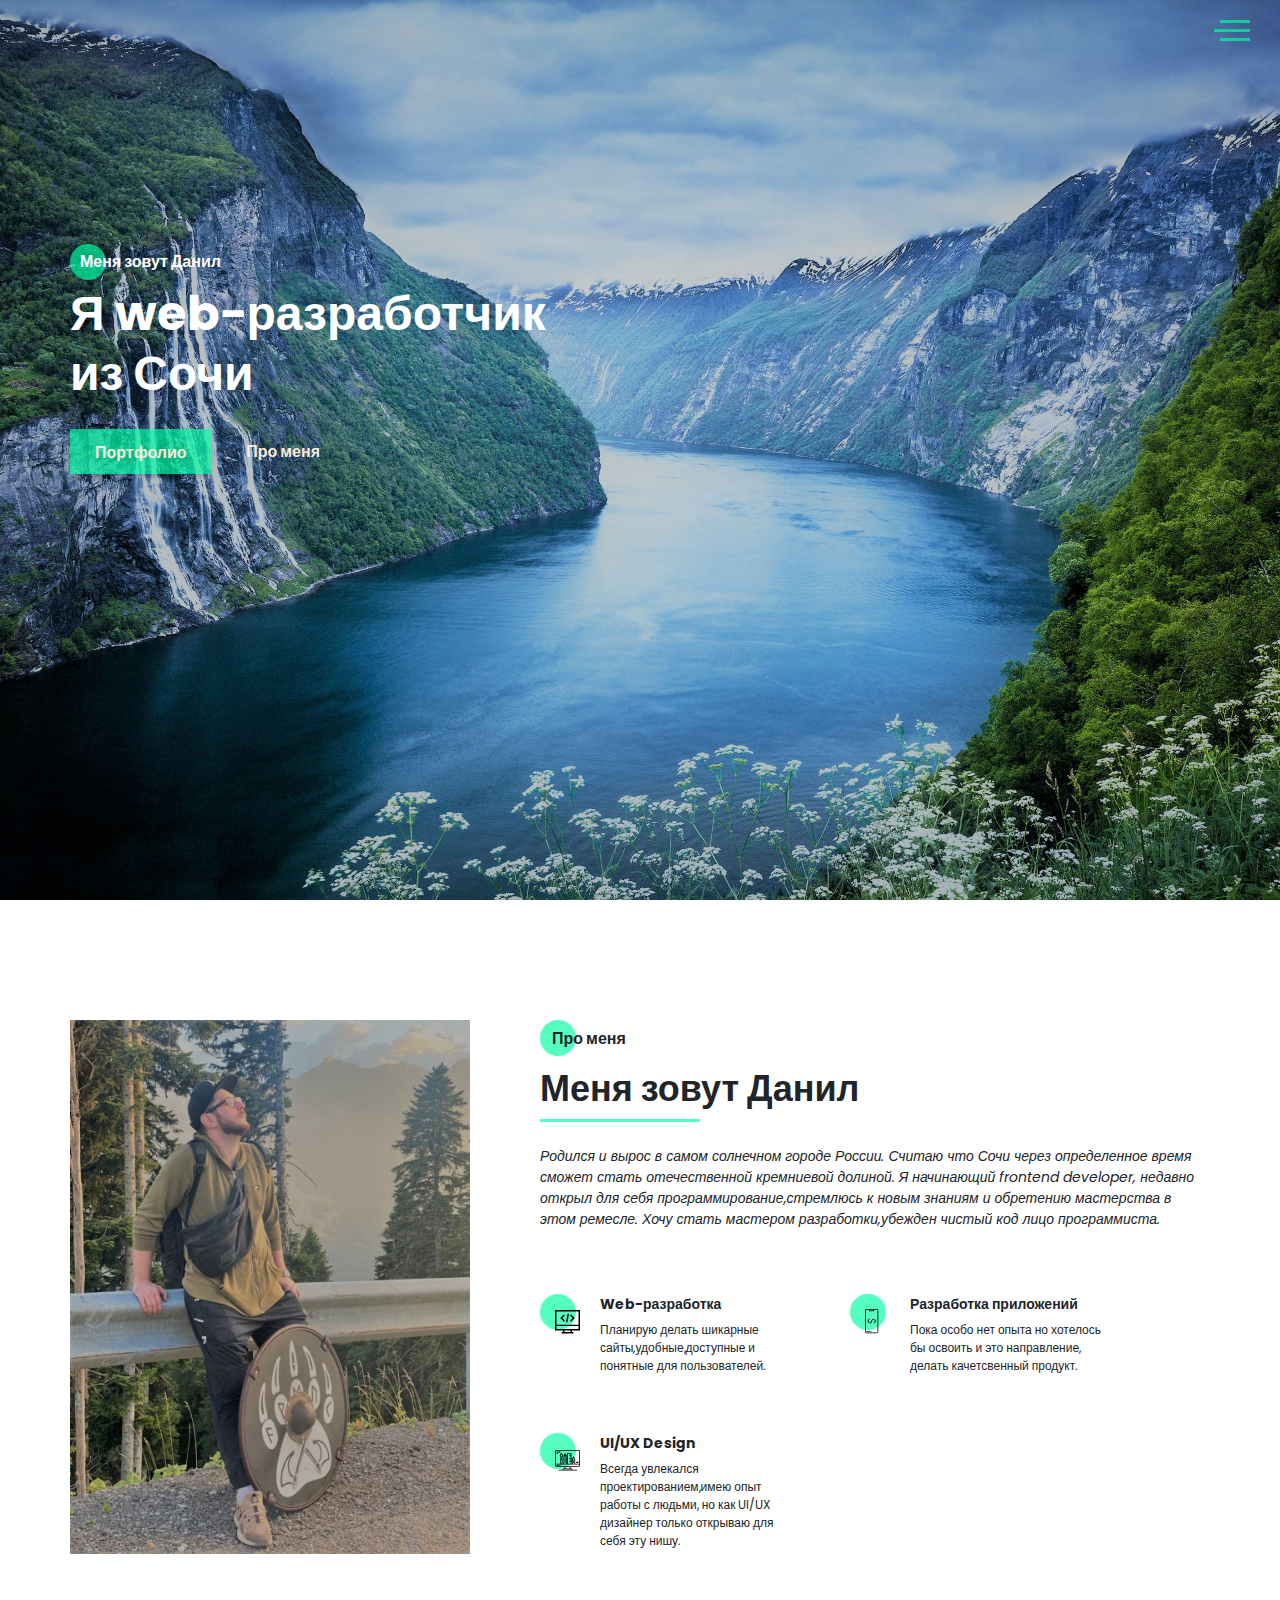
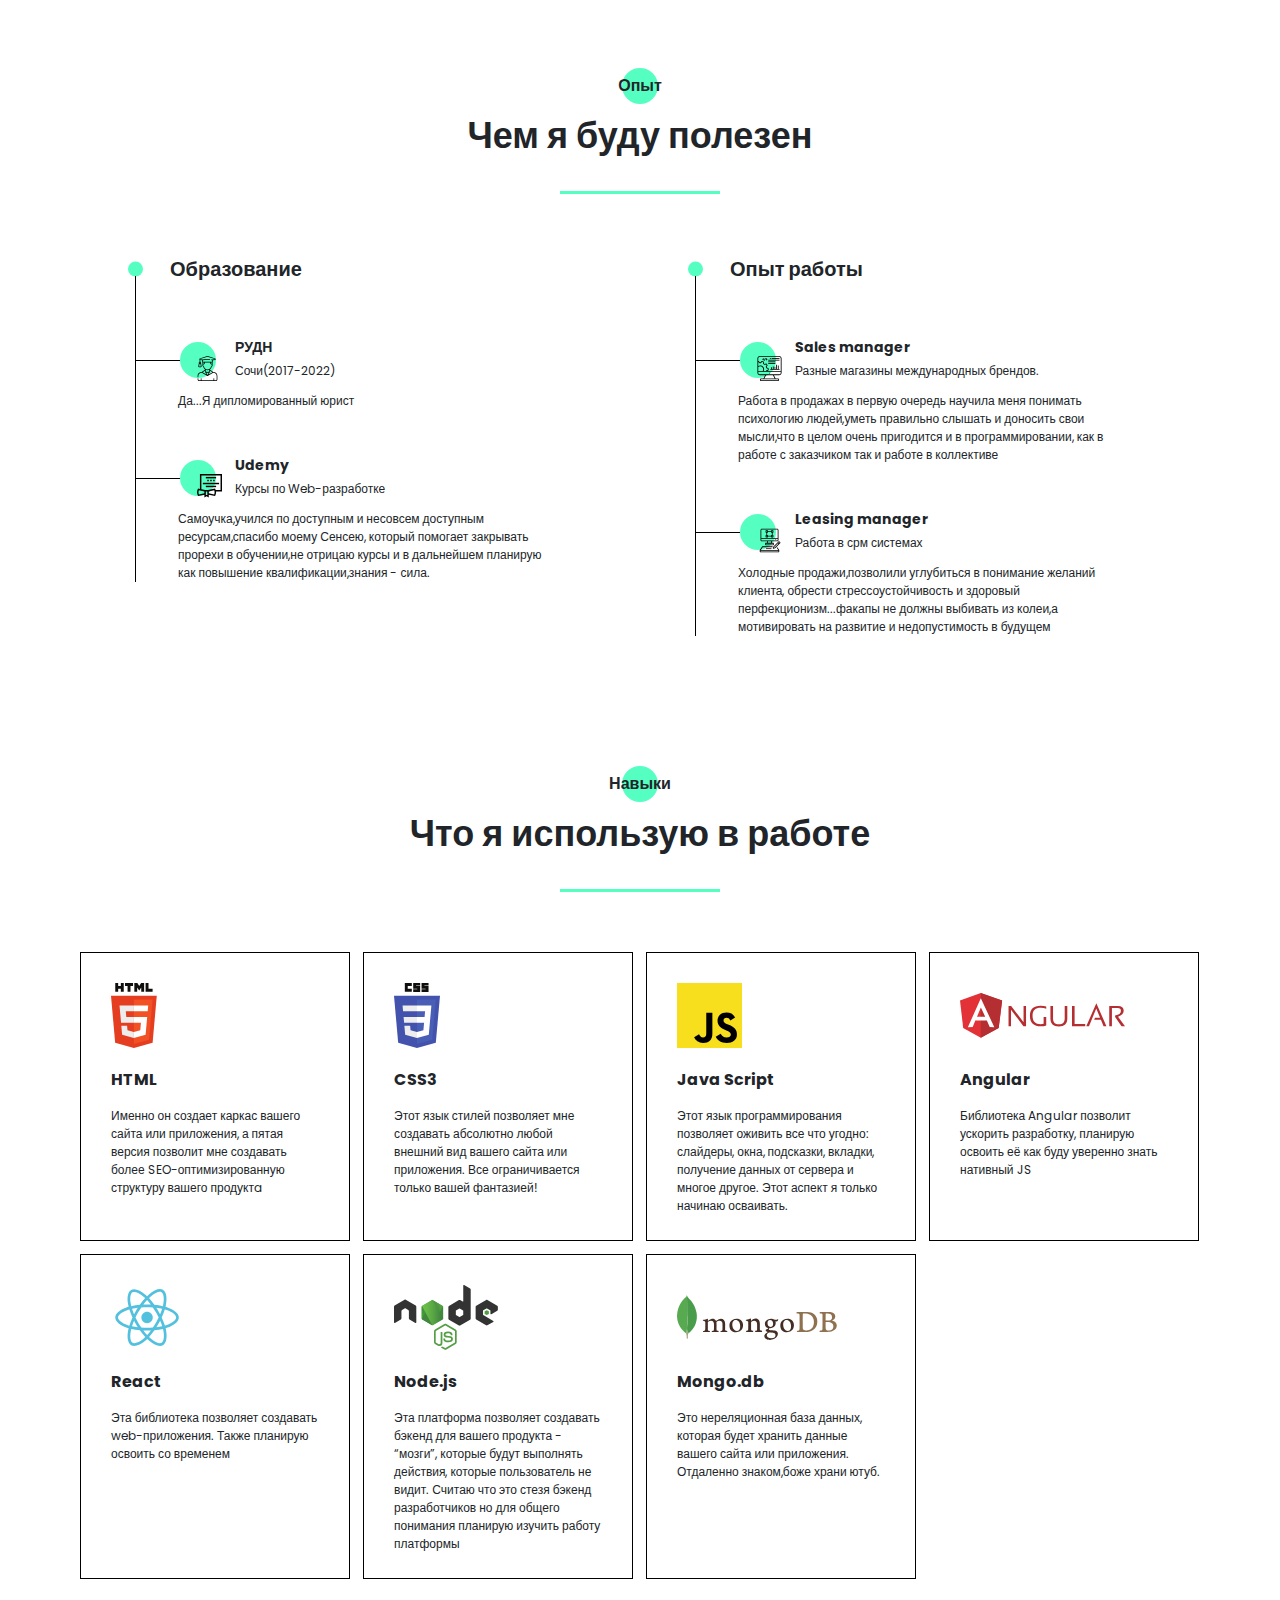
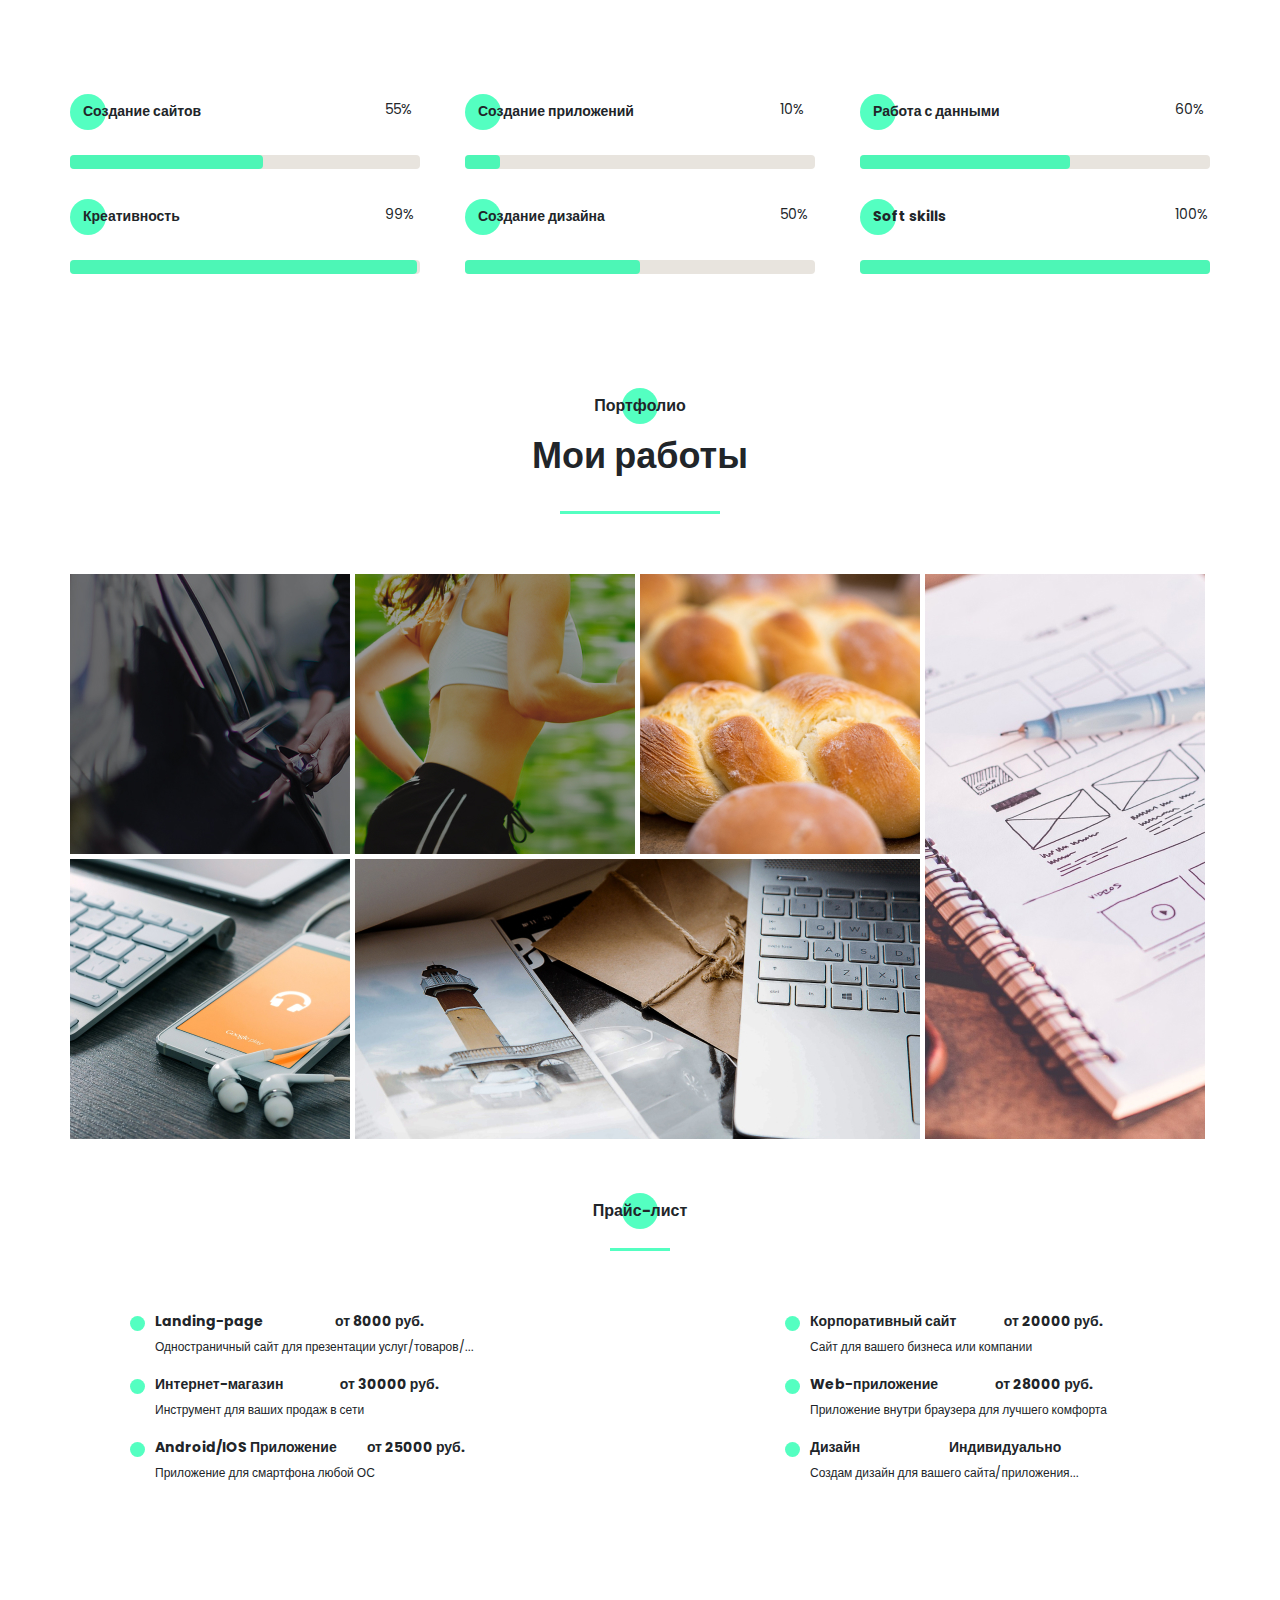
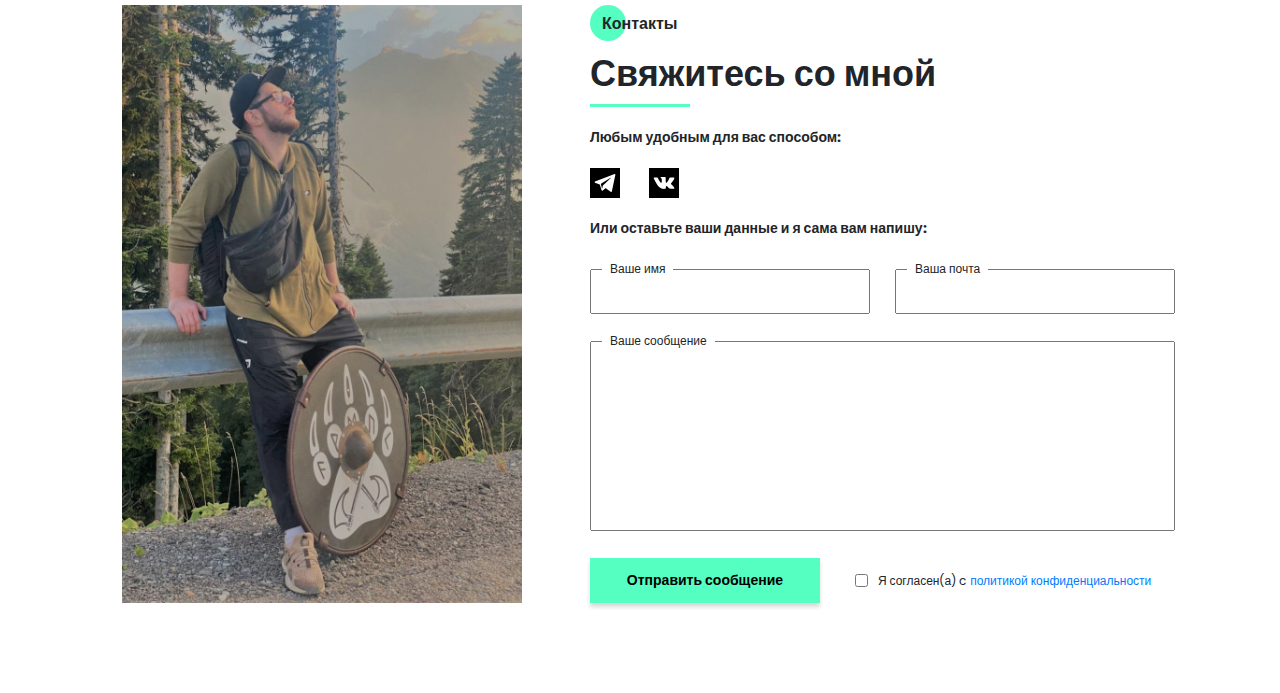
<file: index.html>
<!DOCTYPE html>
<html lang="ru">
<head>
    <meta charset="UTF-8">
    <meta name="viewport" content="width=device-width, initial-scale=1.0">
    <meta http-equiv="X-UA-Compatible" content="ie=edge">
    <title>Fenrirgnar.portfolio</title>
    <meta name="title" content="Мое портфолио">
    <meta name="description" content="Здесь вы сможете ознакомиться с моими работами и узнать больше обо мне">

    <!-- Open Graph / Facebook -->
    <meta property="og:type" content="website">
    <meta property="og:url" content="https://metatags.io/">
    <meta property="og:title" content="Мое портфолио">
    <meta property="og:description" content="Здесь вы сможете ознакомиться с моими работами и узнать больше обо мне">
    <meta property="og:image" content="https://metatags.io/assets/meta-tags-16a33a6a8531e519cc0936fbba0ad904e52d35f34a46c97a2c9f6f7dd7d336f2.png">

    <!-- Twitter -->
    <meta property="twitter:card" content="summary_large_image">
    <meta property="twitter:url" content="https://metatags.io/">
    <meta property="twitter:title" content="Мое портфолио">
    <meta property="twitter:description" content="Здесь вы сможете ознакомиться с моими работами и узнать больше обо мне">
    <meta property="twitter:image" content="https://metatags.io/assets/meta-tags-16a33a6a8531e519cc0936fbba0ad904e52d35f34a46c97a2c9f6f7dd7d336f2.png">

    <!-- Favicon  -->
    <link rel="apple-touch-icon" sizes="57x57" href="icons/favicon//apple-icon-57x57.png">
    <link rel="apple-touch-icon" sizes="60x60" href="icons/favicon//apple-icon-60x60.png">
    <link rel="apple-touch-icon" sizes="72x72" href="icons/favicon//apple-icon-72x72.png">
    <link rel="apple-touch-icon" sizes="76x76" href="icons/favicon//apple-icon-76x76.png">
    <link rel="apple-touch-icon" sizes="114x114" href="icons/favicon//apple-icon-114x114.png">
    <link rel="apple-touch-icon" sizes="120x120" href="icons/favicon//apple-icon-120x120.png">
    <link rel="apple-touch-icon" sizes="144x144" href="icons/favicon//apple-icon-144x144.png">
    <link rel="apple-touch-icon" sizes="152x152" href="icons/favicon//apple-icon-152x152.png">
    <link rel="apple-touch-icon" sizes="180x180" href="icons/favicon//apple-icon-180x180.png">
    <link rel="icon" type="image/png" sizes="192x192"  href="icons/favicon//android-icon-192x192.png">
    <link rel="icon" type="image/png" sizes="32x32" href="icons/favicon//favicon-32x32.png">
    <link rel="icon" type="image/png" sizes="96x96" href="icons/favicon//favicon-96x96.png">
    <link rel="icon" type="image/png" sizes="16x16" href="icons/favicon//favicon-16x16.png">
    <link rel="manifest" href="icons/favicon//manifest.json">
    <meta name="msapplication-TileColor" content="#ffffff">
    <meta name="msapplication-TileImage" content="icons/favicon//ms-icon-144x144.png">
    <meta name="theme-color" content="#ffffff">

    <link rel="stylesheet" href="css/style.min.css">
</head>
<body>
    <aside class="sidepanel">
        <!-- <a href="#" class="sidepanel__link"><img src="icons/social/foldertealphoto_92861.png" alt="instagram"></a> -->
        <a href="https://github.com/Fenrirgnar" class="sidepanel__link"><img src="icons/social/foldertealgithub_93464.png" alt="github"></a>
        <div class="sidepanel__divider"></div>
        <div class="sidepanel__text"><span>Социальные сети</span></div>
    </aside>
    <div class="menu">
        <div class="menu__block">
            <div class="menu__close"><svg width="29" height="30" viewBox="0 0 29 30" fill="none" xmlns="http://www.w3.org/2000/svg">
                <path d="M17.1568 14.5231L28.4489 3.23075C29.1837 2.49623 29.1837 1.30861 28.4489 0.574085C27.7144 -0.160437 26.5267 -0.160437 25.7922 0.574085L14.4998 11.8665L3.20781 0.574085C2.47295 -0.160437 1.28567 -0.160437 0.551149 0.574085C-0.183717 1.30861 -0.183717 2.49623 0.551149 3.23075L11.8432 14.5231L0.551149 25.8155C-0.183717 26.55 -0.183717 27.7376 0.551149 28.4721C0.917206 28.8385 1.39852 29.0226 1.87948 29.0226C2.36045 29.0226 2.84141 28.8385 3.20781 28.4721L14.4998 17.1798L25.7922 28.4721C26.1586 28.8385 26.6396 29.0226 27.1205 29.0226C27.6015 29.0226 28.0825 28.8385 28.4489 28.4721C29.1837 27.7376 29.1837 26.55 28.4489 25.8155L17.1568 14.5231Z" fill="black"/>
                </svg>
            </div>

            <nav>
                <ul class="menu__list">
                    <li class="menu__link"><a href="#">ПРО МЕНЯ</a></li>
                    <li class="menu__link"><a href="#">МОЙ ОПЫТ</a></li>
                    <li class="menu__link"><a href="#">МОИ НАВЫКИ</a></li>
                    <li class="menu__link"><a href="#">МОИ РАБОТЫ</a></li>
                    <li class="menu__link"><a href="#">ПРАЙС-ЛИСТ</a></li>
                    <li class="menu__link"><a href="#">КОНТАКТЫ</a></li>
                </ul>
            </nav>

            <div class="menu__social">
                <!-- <a href="#"><img src="icons/social/instagram.svg" alt=""></a> -->
                <a href="https://github.com/Fenrirgnar"><img src="icons/social/github.svg" alt=""></a>
            </div>

        </div>
        <div class="menu__overlay"></div>
    </div>
    <section class="promo">
        <div class="hamburger">
            <span></span>
            <span class="long"></span>
            <span></span>
        </div>
        <div class="container">
            <div class=" title title__fz16 promo__subtitle">Меня зовут Данил</div>
            <h1 class=" title title__fz48 promo__title">Я web-разработчик из Сочи</h1>
            <div class="promo__btns">
                <a href="" class="promo__link btn">Портфолио</a>
                <a href="" class="promo__link">Про меня</a>
            </div>
        </div>
    </section>
    <section class="about">
        <div class="container">
            <div class="about__wrapper">
                <div class="about__photo">
                    <!-- <img srcset="img/mainmin1.jpg 300w,
                                 img/main1.jpg 400w"
                    sizes="(max-width: 576px) 280px,
                           (min-width: 577px) 400px"   
                src="img/main1.jpg"     alt="me"> -->

                <picture>
                    <source media="(max-width: 576px)" srcset="img/mainmin1.jpg">
                    <source media="(min-width: 577px)" srcset="img/main1.jpg">
                    <img src="img/main1.jpg" alt="me">
                </picture>
                </div>
                
                <div class="about__descr">
                    <h2 class="title title__fz16 about__title">Про меня</h2>
                    <div class="title title__fz36 about__subtitle">Меня зовут Данил</div>
                    <div class="divider"></div>
                    <p class="about__text">Родился и вырос в самом солнечном городе России. Считаю что Сочи через определенное время сможет стать отечественной кремниевой долиной. Я начинающий frontend developer, недавно открыл для себя программирование,стремлюсь к новым знаниям и обретению мастерства в этом ремесле. Хочу стать мастером разработки,убежден чистый код лицо программиста.</p>
                </div>
                <div class="about__skills">
                    <div class="about__skills-item">
                        <div class="about__skills-circle">
                            <img src="icons/about_me/web_development.svg" alt="web-разработчик">
                        </div>
                        <div>
                            <div class="title title__fz14">
                                Web-разработка
                            </div>
                            <div class="about__skills-text">Планирую делать шикарные сайты,удобные,доступные и понятные для пользователей.</div>
                        </div>
                    </div>
                    <div class="about__skills-item">
                        <div class="about__skills-circle">
                            <img src="icons/about_me/mobile_dev.svg" alt="mobile">
                        </div>
                        <div>
                            <div class="title title__fz14">
                                Разработка приложений
                            </div>
                            <div class="about__skills-text">Пока особо нет опыта но хотелось бы освоить и это направление, делать качетсвенный продукт.</div>
                        </div>
                    </div>
                    <div class="about__skills-item">
                        <div class="about__skills-circle">
                            <img src="icons/about_me/design.svg" alt="web-разработчик">
                        </div>
                        <div>
                            <div class="title title__fz14">
                                UI/UX Design
                            </div>
                            <div class="about__skills-text">Всегда увлекался проектированием,имею опыт работы с людьми, но  как UI/UX дизайнер только открываю для себя эту нишу. </div>
                        </div>
                    </div>
                </div>
            </div>
        </div>
    </section>

    <section class="resume">
        <div class="container">
            <h2 class="title title__fz16 title__section-title">Опыт</h2>
            <div class="title title__fz36 title__section-subtitle">Чем я буду полезен</div>
            <div class="divider"></div>

            <div class="resume__wrapper">
                <div class="resume__column">
                    <h3 class="title title__fz20 resume__column-title">Образование</h3>
                    <ul>
                        <li>
                            <div class="resume__item">
                                <div class="resume__item-head">
                                    <div class="resume__item-icon">
                                        <img src="icons/experience/university.svg" alt="univers">
                                    </div>
                                    <h4 class="title title__fz14">РУДН</h4>
                                    <div class="resume__item-location">Сочи(2017-2022)</div>
                                </div>
                                <div class="resume__item-body">Да...Я дипломированный юрист</div>
                            </div>
                        </li>
                        <li>
                            <div class="resume__item">
                                <div class="resume__item-head">
                                    <div class="resume__item-icon">
                                        <img src="icons/experience/courses.svg" alt="univers">
                                    </div>
                                    <h4 class="title title__fz14">Udemy</h4>
                                    <div class="resume__item-location">Курсы по Web-разработке</div>
                                </div>
                                <div class="resume__item-body">Самоучка,учился по доступным и несовсем доступным ресурсам,спасибо моему Сенсею, который помогает закрывать прорехи в обучении,не отрицаю курсы и в дальнейшем планирую как повышение квалификации,знания - сила.</div>
                            </div>
                        </li>
                    </ul>
                </div>
                <div class="resume__column">
                    <h3 class="title title__fz20 resume__column-title">Опыт работы</h3>
                    <ul>
                        <li>
                            <div class="resume__item">
                                <div class="resume__item-head">
                                    <div class="resume__item-icon">
                                        <img src="icons/experience/developer.svg" alt="univers">
                                    </div>
                                    <h4 class="title title__fz14">Sales manager</h4>
                                    <div class="resume__item-location">Разные магазины международных брендов.</div>
                                </div>
                                <div class="resume__item-body">Работа в продажах в первую очередь научила меня понимать психологию людей,уметь правильно слышать и доносить свои мысли,что в целом очень пригодится и в программировании, как в работе с заказчиком так и работе в коллективе</div>
                            </div>
                        </li>
                        <li>
                            <div class="resume__item">
                                <div class="resume__item-head">
                                    <div class="resume__item-icon">
                                        <img src="icons/experience/designer.svg" alt="univers">
                                    </div>
                                    <h4 class="title title__fz14">Leasing manager</h4>
                                    <div class="resume__item-location">Работа в срм системах</div>
                                </div>
                                <div class="resume__item-body">Холодные продажи,позволили углубиться в понимание желаний клиента, обрести стрессоустойчивость и здоровый перфекционизм...факапы не должны выбивать из колеи,а мотивировать на развитие и недопустимость в будущем</div>
                            </div>
                        </li>
                    </ul>
                </div>
            </div>
        </div>
    </section>
     
    <section class="skills">
        <div class="container">
            <h2 class="title title__fz16 title__section-title">Навыки</h2>
            <div class="title title__fz36 title__section-subtitle">Что я использую в работе</div>
            <div class="divider"></div>
            <div class="skills__items">

                <div class="skills__item">
                    <div class="skills__item-img">
                        <img src="icons/skills/html5.svg" alt="HTML">
                    </div>
                    <h3 class="title title__fz16">HTML</h3>
                    <p>Именно он создает каркас вашего сайта или приложения, а пятая версия позволит мне создавать более SEO-оптимизированную структуру вашего продуктa</p>
                </div>
                <div class="skills__item">
                    <div class="skills__item-img">
                        <img src="icons/skills/css3.svg" alt="HTML">
                    </div>
                    <h3 class="title title__fz16">CSS3</h3>
                    <p>Этот язык стилей позволяет мне создавать абсолютно любой внешний вид вашего сайта или приложения. Все ограничивается только вашей фантазией!</p>
                </div>
                <div class="skills__item">
                    <div class="skills__item-img">
                        <img src="icons/skills/js.svg" alt="HTML">
                    </div>
                    <h3 class="title title__fz16">Java Script</h3>
                    <p>Этот язык программирования позволяет оживить все что угодно: слайдеры, окна, подсказки, вкладки, получение данных от сервера и многое другое. Этот аспект я только начинаю осваивать.
                    </p>
                </div>
                <div class="skills__item">
                    <div class="skills__item-img">
                        <img class="angular" src="icons/skills/angular.svg" alt="HTML">
                    </div>
                    <h3 class="title title__fz16">Angular</h3>
                    <p>Библиотека Angular позволит ускорить разработку, планирую освоить её как буду уверенно знать нативный JS</p>
                </div>
                <div class="skills__item">
                    <div class="skills__item-img">
                        <img src="icons/skills/react.svg" alt="HTML">
                    </div>
                    <h3 class="title title__fz16">React</h3>
                    <p>Эта библиотека позволяет создавать web-приложения. Также планирую освоить со временем</p>
                </div>
                <div class="skills__item">
                    <div class="skills__item-img">
                        <img src="icons/skills/node.js.svg" alt="HTML">
                    </div>
                    <h3 class="title title__fz16">Node.js</h3>
                    <p>Эта платформа позволяет создавать бэкенд для вашего продукта - “мозги”, которые будут выполнять действия, которые пользователь не видит. Считаю что это стезя бэкенд разработчиков но для общего понимания планирую изучить работу платформы</p>
                </div>
                <div class="skills__item">
                    <div class="skills__item-img">
                        <img src="icons/skills/mongo.db.svg" alt="HTML">
                    </div>
                    <h3 class="title title__fz16">Mongo.db</h3>
                    <p>Это нереляционная база данных, которая будет хранить данные вашего сайта или приложения. Отдаленно знаком,боже храни ютуб.</p>
                </div>
            </div>

        <div class="skills__ratings">
                <div class="skills__ratings-item">
                    <div class="title title__fz14 skills__ratings-title">Создание сайтов</div>
                    <div class="skills__ratings-counter">55%</div>
                    <div class="skills__ratings-line">
                        <span ></span>
                    </div>
                </div>
                <div class="skills__ratings-item">
                    <div class="title title__fz14 skills__ratings-title">Создание приложений</div>
                    <div class="skills__ratings-counter">10%</div>
                    <div class="skills__ratings-line">
                        <span></span>
                    </div>
                </div>
                <div class="skills__ratings-item">
                    <div class="title title__fz14 skills__ratings-title">Работа с данными</div>
                    <div class="skills__ratings-counter">60%</div>
                    <div class="skills__ratings-line">
                        <span></span>
                    </div>
                </div>
                <div class="skills__ratings-item">
                    <div class="title title__fz14 skills__ratings-title">Креативность</div>
                    <div class="skills__ratings-counter">99%</div>
                    <div class="skills__ratings-line">
                        <span></span>
                    </div>
                </div>
                <div class="skills__ratings-item">
                    <div class="title title__fz14 skills__ratings-title">Создание дизайна</div>
                    <div class="skills__ratings-counter">50%</div>
                    <div class="skills__ratings-line">
                        <span></span>
                    </div>
                </div>
                <div class="skills__ratings-item">
                    <div class="title title__fz14 skills__ratings-title">Soft skills</div>
                    <div class="skills__ratings-counter">100%</div>
                    <div class="skills__ratings-line">
                        <span></span>
                    </div>
                </div>
            </div>
        </div>
    </section>

    <section class="portfolio">
        <div class="container">
            <h2 class="title title__fz16 title__section-title">Портфолио</h2>
            <div class="title title__fz36 title__section-subtitle">Мои работы</div>
            <div class="divider"></div>

            <div class="portfolio__wrapper">
                <a href="#" class="portfolio__item">
                    <img src="img/works/uber.jpg" alt="uber">
                </a>
                <a href="#" class="portfolio__item">
                    <img src="img/works/pulse.jpg" alt="pulse">
                </a>
                <a href="#" class="portfolio__item">
                    <img src="img/works/bread.jpg" alt="test">
                </a>
                <a href="#" class="portfolio__item vertical">
                    <img src="img/works/plans.jpg" alt="test">
                </a>
                <a href="#" class="portfolio__item">
                    <img src="img/works/ipad.jpg" alt="test">
                </a>
                <a href="#" class="portfolio__item horizonal">
                    <img src="img/works/mac.jpg" alt="test">
                </a>
            </div>
        </div>
    </section>
    
    <section class="price">
        <div class="container">
            <h2 class="title title__fz16 title__section-title">Прайс-лист</h2>
            <div class="divider"></div>
            <div class="price__wrapper">
                <div class="price__item">
                    <div class="price__type">Landing-page</div>
                    <div class="price__count">от 8000 руб.</div>
                    <div class="price__descr">Одностраничный сайт для презентации услуг/товаров/...</div>
                </div>
                <div class="price__item">
                    <div class="price__type">Корпоративный сайт</div>
                    <div class="price__count">от 20000 руб.</div>
                    <div class="price__descr">Сайт для вашего бизнеса или компании</div>
                </div>
                <div class="price__item">
                    <div class="price__type">Интернет-магазин</div>
                    <div class="price__count">от 30000 руб.</div>
                    <div class="price__descr">Инструмент для ваших продаж в сети</div>
                </div>
                <div class="price__item">
                    <div class="price__type">Web-приложение</div>
                    <div class="price__count">от 28000 руб.</div>
                    <div class="price__descr">Приложение внутри браузера для лучшего комфорта</div>
                </div>
                <div class="price__item">
                    <div class="price__type">Android/IOS Приложение</div>
                    <div class="price__count">от 25000 руб.</div>
                    <div class="price__descr">Приложение для смартфона любой ОС</div>
                </div>
                <div class="price__item">
                    <div class="price__type">Дизайн</div>
                    <div class="price__count">Индивидуально</div>
                    <div class="price__descr">Создам дизайн для вашего сайта/приложения...</div>
                </div>
            </div>
        </div>
    </section>

    <section class="contacts">
        <div class="container">
            <div class="contacts__wrapper">
                <div class="contacts__photo">
                    <img src="img/main1.jpg" alt="photo">
                </div>
                <div class="contacts__descr">
                    <h2 class="title title__fz16 contacts__title">Контакты</h2>
                    <div class="title title__fz36 contacts__subtitle">Свяжитесь со мной</div>
                    <div class="divider"></div>

                    <div class="title title__fz14 contacts__text">
                        Любым удобным для вас способом:
                    </div>
                    <div class="contacts__social">
                        <a href="https://t.me/Fenrirgnar" class="contacts__link">
                            <img src="icons/social/telegram-svgrepo-com.svg" alt="telegram">
                        </a>
                        <a href="https://vk.com/dagotar" class="contacts__link">
                            <img src="icons/social/vk-svgrepo-com.svg" alt="instagram">
                        </a>
                    </div>
                    <div class="title title__fz14 contacts__text">
                        Или оставьте ваши данные и я сама вам напишу:
                    </div>

                    <form action="#" class="contacts__form">
                        <div class="contacts__input">
                            <input required name="name" id="name" type="text">
                            <label for="name">Ваше имя</label>
                        </div>
                        <div class="contacts__input">
                            <input required name="email" id="email" type="email">
                            <label for="email">Ваша почта</label>
                        </div>

                        <div class="contacts__textarea">
                            <textarea name="text" id="text"></textarea>
                            <label for="text">Ваше сообщение</label>
                        </div>
                        <div class="contacts__triggers">
                            <button class="contacts__btn btn">Отправить сообщение</button>
                            <div class="contacts__policy">
                                <input required type="checkbox">
                                <span>Я согласен(а) c <a href="/src/polyci.html">политикой конфиденциальности</a></span>
                            </div>
                        </div>
                    </form>
                </div>
            </div>
        </div>
    </section>
  






    <script src="js/script.js"></script>
</body>
</html>
</file>
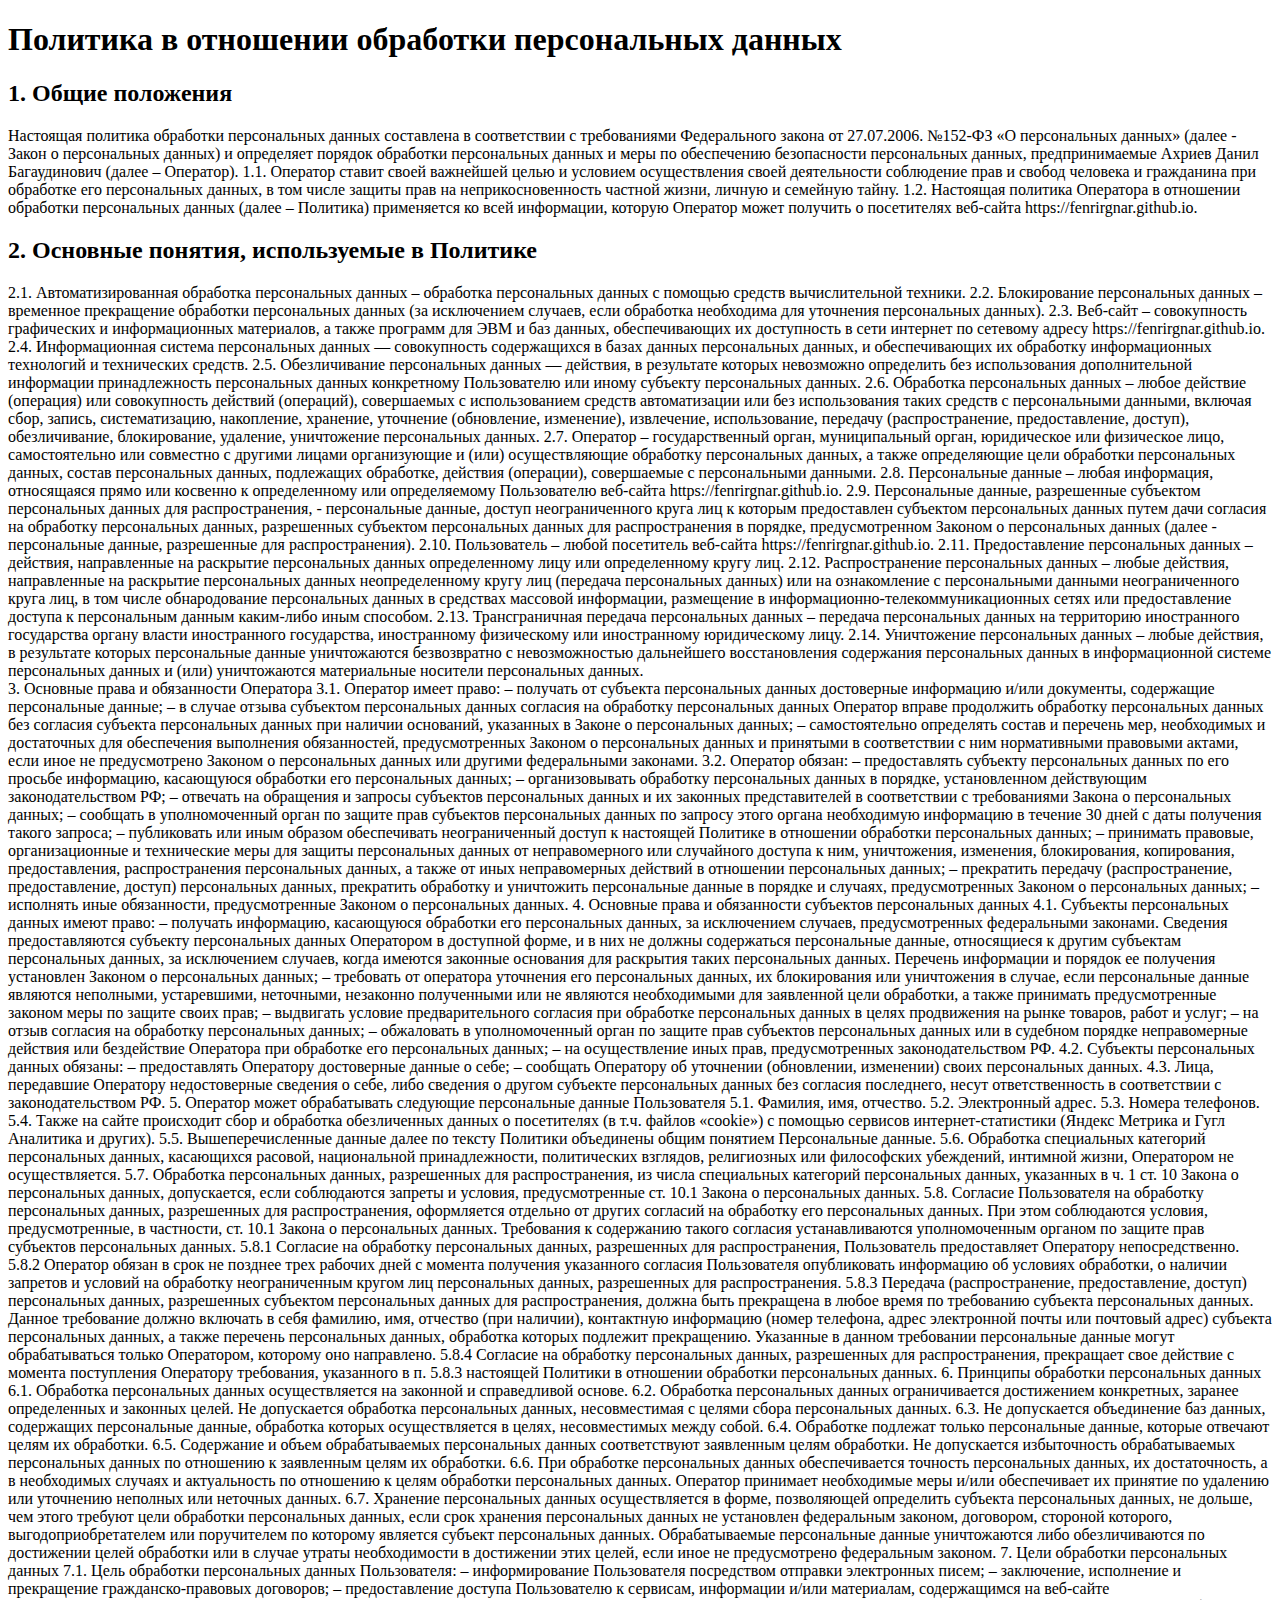
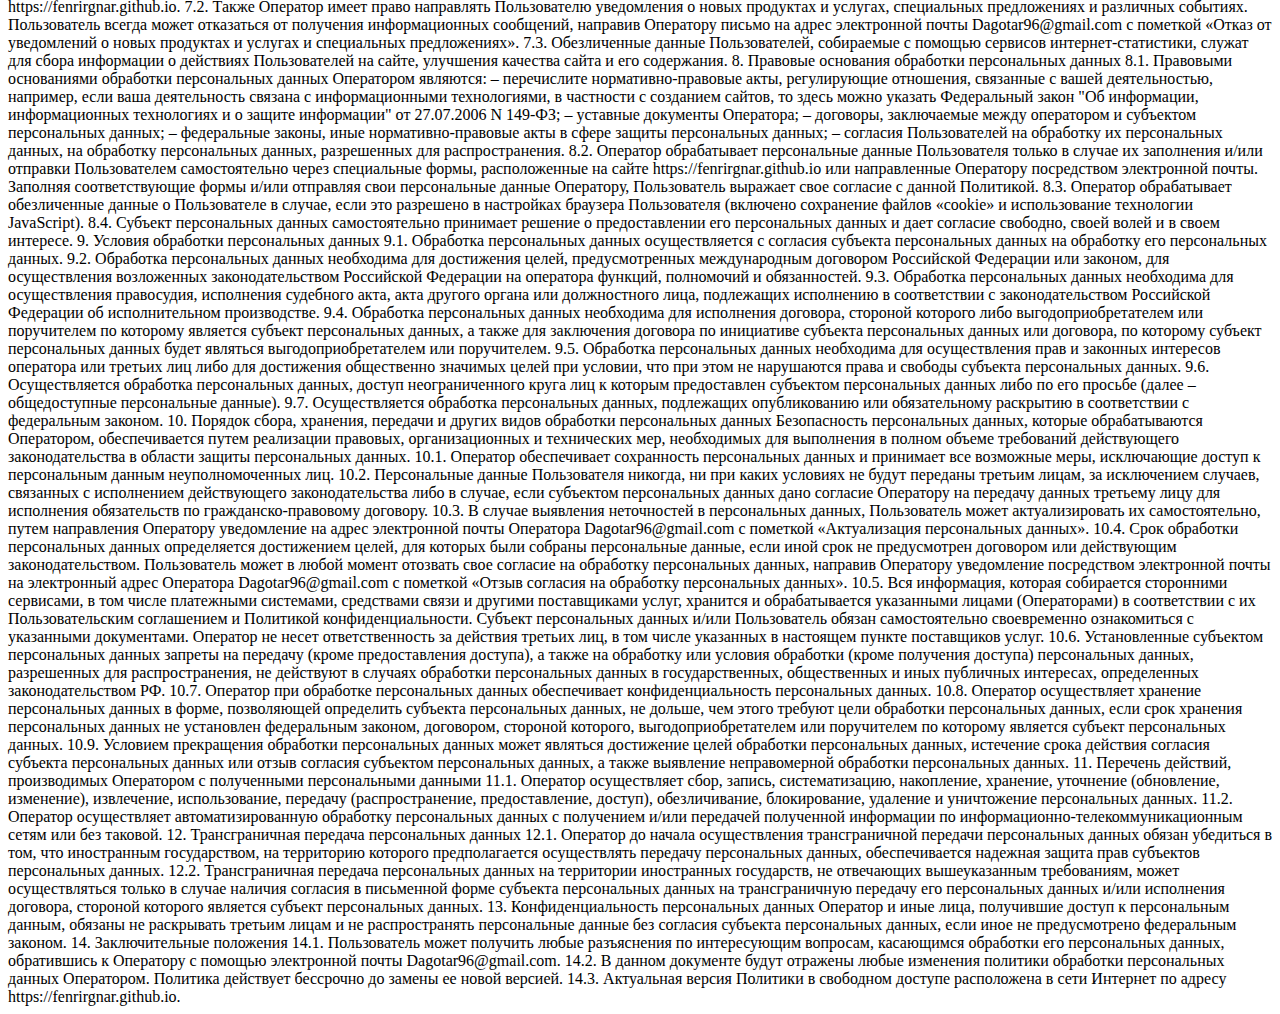
<file: polyci.html>
<!DOCTYPE html>
<html lang="en">
<head>
    <meta charset="UTF-8">
    <meta http-equiv="X-UA-Compatible" content="IE=edge">
    <meta name="viewport" content="width=device-width, initial-scale=1.0">
    <title>polyci</title>
</head>
<body>
    <h1>Политика в отношении обработки персональных данных</h1>
    <div><h2>1. Общие положения</h2>
        Настоящая политика обработки персональных данных составлена в соответствии с требованиями Федерального закона от 27.07.2006. №152-ФЗ «О персональных данных» (далее - Закон о персональных данных) и определяет порядок обработки персональных данных и меры по обеспечению безопасности персональных данных, предпринимаемые Ахриев Данил Багаудинович (далее – Оператор).
        1.1. Оператор ставит своей важнейшей целью и условием осуществления своей деятельности соблюдение прав и свобод человека и гражданина при обработке его персональных данных, в том числе защиты прав на неприкосновенность частной жизни, личную и семейную тайну.
        1.2. Настоящая политика Оператора в отношении обработки персональных данных (далее – Политика) применяется ко всей информации, которую Оператор может получить о посетителях веб-сайта https://fenrirgnar.github.io.</div>
        <div>
            <h2>2. Основные понятия, используемые в Политике</h2>
            2.1. Автоматизированная обработка персональных данных – обработка персональных данных с помощью средств вычислительной техники.
            2.2. Блокирование персональных данных – временное прекращение обработки персональных данных (за исключением случаев, если обработка необходима для уточнения персональных данных).
            2.3. Веб-сайт – совокупность графических и информационных материалов, а также программ для ЭВМ и баз данных, обеспечивающих их доступность в сети интернет по сетевому адресу https://fenrirgnar.github.io.
            2.4. Информационная система персональных данных — совокупность содержащихся в базах данных персональных данных, и обеспечивающих их обработку информационных технологий и технических средств.
            2.5. Обезличивание персональных данных — действия, в результате которых невозможно определить без использования дополнительной информации принадлежность персональных данных конкретному Пользователю или иному субъекту персональных данных.
            2.6. Обработка персональных данных – любое действие (операция) или совокупность действий (операций), совершаемых с использованием средств автоматизации или без использования таких средств с персональными данными, включая сбор, запись, систематизацию, накопление, хранение, уточнение (обновление, изменение), извлечение, использование, передачу (распространение, предоставление, доступ), обезличивание, блокирование, удаление, уничтожение персональных данных.
            2.7. Оператор – государственный орган, муниципальный орган, юридическое или физическое лицо, самостоятельно или совместно с другими лицами организующие и (или) осуществляющие обработку персональных данных, а также определяющие цели обработки персональных данных, состав персональных данных, подлежащих обработке, действия (операции), совершаемые с персональными данными.
            2.8. Персональные данные – любая информация, относящаяся прямо или косвенно к определенному или определяемому Пользователю веб-сайта https://fenrirgnar.github.io.
            2.9. Персональные данные, разрешенные субъектом персональных данных для распространения, - персональные данные, доступ неограниченного круга лиц к которым предоставлен субъектом персональных данных путем дачи согласия на обработку персональных данных, разрешенных субъектом персональных данных для распространения в порядке, предусмотренном Законом о персональных данных (далее - персональные данные, разрешенные для распространения).
            2.10. Пользователь – любой посетитель веб-сайта https://fenrirgnar.github.io.
            2.11. Предоставление персональных данных – действия, направленные на раскрытие персональных данных определенному лицу или определенному кругу лиц.
            2.12. Распространение персональных данных – любые действия, направленные на раскрытие персональных данных неопределенному кругу лиц (передача персональных данных) или на ознакомление с персональными данными неограниченного круга лиц, в том числе обнародование персональных данных в средствах массовой информации, размещение в информационно-телекоммуникационных сетях или предоставление доступа к персональным данным каким-либо иным способом.
            2.13. Трансграничная передача персональных данных – передача персональных данных на территорию иностранного государства органу власти иностранного государства, иностранному физическому или иностранному юридическому лицу.
            2.14. Уничтожение персональных данных – любые действия, в результате которых персональные данные уничтожаются безвозвратно с невозможностью дальнейшего восстановления содержания персональных данных в информационной системе персональных данных и (или) уничтожаются материальные носители персональных данных.</div>
            <div>3. Основные права и обязанности Оператора
                3.1. Оператор имеет право:
                – получать от субъекта персональных данных достоверные информацию и/или документы, содержащие персональные данные;
                – в случае отзыва субъектом персональных данных согласия на обработку персональных данных Оператор вправе продолжить обработку персональных данных без согласия субъекта персональных данных при наличии оснований, указанных в Законе о персональных данных;
                – самостоятельно определять состав и перечень мер, необходимых и достаточных для обеспечения выполнения обязанностей, предусмотренных Законом о персональных данных и принятыми в соответствии с ним нормативными правовыми актами, если иное не предусмотрено Законом о персональных данных или другими федеральными законами.
                3.2. Оператор обязан:
                – предоставлять субъекту персональных данных по его просьбе информацию, касающуюся обработки его персональных данных;
                – организовывать обработку персональных данных в порядке, установленном действующим законодательством РФ;
                – отвечать на обращения и запросы субъектов персональных данных и их законных представителей в соответствии с требованиями Закона о персональных данных;
                – сообщать в уполномоченный орган по защите прав субъектов персональных данных по запросу этого органа необходимую информацию в течение 30 дней с даты получения такого запроса;
                – публиковать или иным образом обеспечивать неограниченный доступ к настоящей Политике в отношении обработки персональных данных;
                – принимать правовые, организационные и технические меры для защиты персональных данных от неправомерного или случайного доступа к ним, уничтожения, изменения, блокирования, копирования, предоставления, распространения персональных данных, а также от иных неправомерных действий в отношении персональных данных;
                – прекратить передачу (распространение, предоставление, доступ) персональных данных, прекратить обработку и уничтожить персональные данные в порядке и случаях, предусмотренных Законом о персональных данных;
                – исполнять иные обязанности, предусмотренные Законом о персональных данных.
                4. Основные права и обязанности субъектов персональных данных
                4.1. Субъекты персональных данных имеют право:
                – получать информацию, касающуюся обработки его персональных данных, за исключением случаев, предусмотренных федеральными законами. Сведения предоставляются субъекту персональных данных Оператором в доступной форме, и в них не должны содержаться персональные данные, относящиеся к другим субъектам персональных данных, за исключением случаев, когда имеются законные основания для раскрытия таких персональных данных. Перечень информации и порядок ее получения установлен Законом о персональных данных;
                – требовать от оператора уточнения его персональных данных, их блокирования или уничтожения в случае, если персональные данные являются неполными, устаревшими, неточными, незаконно полученными или не являются необходимыми для заявленной цели обработки, а также принимать предусмотренные законом меры по защите своих прав;
                – выдвигать условие предварительного согласия при обработке персональных данных в целях продвижения на рынке товаров, работ и услуг;
                – на отзыв согласия на обработку персональных данных;
                – обжаловать в уполномоченный орган по защите прав субъектов персональных данных или в судебном порядке неправомерные действия или бездействие Оператора при обработке его персональных данных;
                – на осуществление иных прав, предусмотренных законодательством РФ.
                4.2. Субъекты персональных данных обязаны:
                – предоставлять Оператору достоверные данные о себе;
                – сообщать Оператору об уточнении (обновлении, изменении) своих персональных данных.
                4.3. Лица, передавшие Оператору недостоверные сведения о себе, либо сведения о другом субъекте персональных данных без согласия последнего, несут ответственность в соответствии с законодательством РФ.
                5. Оператор может обрабатывать следующие персональные данные Пользователя
                5.1. Фамилия, имя, отчество.
                5.2. Электронный адрес.
                5.3. Номера телефонов.
                5.4. Также на сайте происходит сбор и обработка обезличенных данных о посетителях (в т.ч. файлов «cookie») с помощью сервисов интернет-статистики (Яндекс Метрика и Гугл Аналитика и других).
                5.5. Вышеперечисленные данные далее по тексту Политики объединены общим понятием Персональные данные.
                5.6. Обработка специальных категорий персональных данных, касающихся расовой, национальной принадлежности, политических взглядов, религиозных или философских убеждений, интимной жизни, Оператором не осуществляется.
                5.7. Обработка персональных данных, разрешенных для распространения, из числа специальных категорий персональных данных, указанных в ч. 1 ст. 10 Закона о персональных данных, допускается, если соблюдаются запреты и условия, предусмотренные ст. 10.1 Закона о персональных данных.
                5.8. Согласие Пользователя на обработку персональных данных, разрешенных для распространения, оформляется отдельно от других согласий на обработку его персональных данных. При этом соблюдаются условия, предусмотренные, в частности, ст. 10.1 Закона о персональных данных. Требования к содержанию такого согласия устанавливаются уполномоченным органом по защите прав субъектов персональных данных.
                5.8.1 Согласие на обработку персональных данных, разрешенных для распространения, Пользователь предоставляет Оператору непосредственно.
                5.8.2 Оператор обязан в срок не позднее трех рабочих дней с момента получения указанного согласия Пользователя опубликовать информацию об условиях обработки, о наличии запретов и условий на обработку неограниченным кругом лиц персональных данных, разрешенных для распространения.
                5.8.3 Передача (распространение, предоставление, доступ) персональных данных, разрешенных субъектом персональных данных для распространения, должна быть прекращена в любое время по требованию субъекта персональных данных. Данное требование должно включать в себя фамилию, имя, отчество (при наличии), контактную информацию (номер телефона, адрес электронной почты или почтовый адрес) субъекта персональных данных, а также перечень персональных данных, обработка которых подлежит прекращению. Указанные в данном требовании персональные данные могут обрабатываться только Оператором, которому оно направлено.
                5.8.4 Согласие на обработку персональных данных, разрешенных для распространения, прекращает свое действие с момента поступления Оператору требования, указанного в п. 5.8.3 настоящей Политики в отношении обработки персональных данных.
                6. Принципы обработки персональных данных
                6.1. Обработка персональных данных осуществляется на законной и справедливой основе.
                6.2. Обработка персональных данных ограничивается достижением конкретных, заранее определенных и законных целей. Не допускается обработка персональных данных, несовместимая с целями сбора персональных данных.
                6.3. Не допускается объединение баз данных, содержащих персональные данные, обработка которых осуществляется в целях, несовместимых между собой.
                6.4. Обработке подлежат только персональные данные, которые отвечают целям их обработки.
                6.5. Содержание и объем обрабатываемых персональных данных соответствуют заявленным целям обработки. Не допускается избыточность обрабатываемых персональных данных по отношению к заявленным целям их обработки.
                6.6. При обработке персональных данных обеспечивается точность персональных данных, их достаточность, а в необходимых случаях и актуальность по отношению к целям обработки персональных данных. Оператор принимает необходимые меры и/или обеспечивает их принятие по удалению или уточнению неполных или неточных данных.
                6.7. Хранение персональных данных осуществляется в форме, позволяющей определить субъекта персональных данных, не дольше, чем этого требуют цели обработки персональных данных, если срок хранения персональных данных не установлен федеральным законом, договором, стороной которого, выгодоприобретателем или поручителем по которому является субъект персональных данных. Обрабатываемые персональные данные уничтожаются либо обезличиваются по достижении целей обработки или в случае утраты необходимости в достижении этих целей, если иное не предусмотрено федеральным законом.
                7. Цели обработки персональных данных
                7.1. Цель обработки персональных данных Пользователя:
                – информирование Пользователя посредством отправки электронных писем;
                – заключение, исполнение и прекращение гражданско-правовых договоров;
                – предоставление доступа Пользователю к сервисам, информации и/или материалам, содержащимся на веб-сайте https://fenrirgnar.github.io.
                7.2. Также Оператор имеет право направлять Пользователю уведомления о новых продуктах и услугах, специальных предложениях и различных событиях. Пользователь всегда может отказаться от получения информационных сообщений, направив Оператору письмо на адрес электронной почты Dagotar96@gmail.com с пометкой «Отказ от уведомлений о новых продуктах и услугах и специальных предложениях».
                7.3. Обезличенные данные Пользователей, собираемые с помощью сервисов интернет-статистики, служат для сбора информации о действиях Пользователей на сайте, улучшения качества сайта и его содержания.
                8. Правовые основания обработки персональных данных
                8.1. Правовыми основаниями обработки персональных данных Оператором являются:
                – перечислите нормативно-правовые акты, регулирующие отношения, связанные с вашей деятельностью, например, если ваша деятельность связана с информационными технологиями, в частности с созданием сайтов, то здесь можно указать Федеральный закон "Об информации, информационных технологиях и о защите информации" от 27.07.2006 N 149-ФЗ;
                – уставные документы Оператора;
                – договоры, заключаемые между оператором и субъектом персональных данных;
                – федеральные законы, иные нормативно-правовые акты в сфере защиты персональных данных;
                – согласия Пользователей на обработку их персональных данных, на обработку персональных данных, разрешенных для распространения.
                8.2. Оператор обрабатывает персональные данные Пользователя только в случае их заполнения и/или отправки Пользователем самостоятельно через специальные формы, расположенные на сайте https://fenrirgnar.github.io или направленные Оператору посредством электронной почты. Заполняя соответствующие формы и/или отправляя свои персональные данные Оператору, Пользователь выражает свое согласие с данной Политикой.
                8.3. Оператор обрабатывает обезличенные данные о Пользователе в случае, если это разрешено в настройках браузера Пользователя (включено сохранение файлов «cookie» и использование технологии JavaScript).
                8.4. Субъект персональных данных самостоятельно принимает решение о предоставлении его персональных данных и дает согласие свободно, своей волей и в своем интересе.
                9. Условия обработки персональных данных
                9.1. Обработка персональных данных осуществляется с согласия субъекта персональных данных на обработку его персональных данных.
                9.2. Обработка персональных данных необходима для достижения целей, предусмотренных международным договором Российской Федерации или законом, для осуществления возложенных законодательством Российской Федерации на оператора функций, полномочий и обязанностей.
                9.3. Обработка персональных данных необходима для осуществления правосудия, исполнения судебного акта, акта другого органа или должностного лица, подлежащих исполнению в соответствии с законодательством Российской Федерации об исполнительном производстве.
                9.4. Обработка персональных данных необходима для исполнения договора, стороной которого либо выгодоприобретателем или поручителем по которому является субъект персональных данных, а также для заключения договора по инициативе субъекта персональных данных или договора, по которому субъект персональных данных будет являться выгодоприобретателем или поручителем.
                9.5. Обработка персональных данных необходима для осуществления прав и законных интересов оператора или третьих лиц либо для достижения общественно значимых целей при условии, что при этом не нарушаются права и свободы субъекта персональных данных.
                9.6. Осуществляется обработка персональных данных, доступ неограниченного круга лиц к которым предоставлен субъектом персональных данных либо по его просьбе (далее – общедоступные персональные данные).
                9.7. Осуществляется обработка персональных данных, подлежащих опубликованию или обязательному раскрытию в соответствии с федеральным законом.
                10. Порядок сбора, хранения, передачи и других видов обработки персональных данных
                Безопасность персональных данных, которые обрабатываются Оператором, обеспечивается путем реализации правовых, организационных и технических мер, необходимых для выполнения в полном объеме требований действующего законодательства в области защиты персональных данных.
                10.1. Оператор обеспечивает сохранность персональных данных и принимает все возможные меры, исключающие доступ к персональным данным неуполномоченных лиц.
                10.2. Персональные данные Пользователя никогда, ни при каких условиях не будут переданы третьим лицам, за исключением случаев, связанных с исполнением действующего законодательства либо в случае, если субъектом персональных данных дано согласие Оператору на передачу данных третьему лицу для исполнения обязательств по гражданско-правовому договору.
                10.3. В случае выявления неточностей в персональных данных, Пользователь может актуализировать их самостоятельно, путем направления Оператору уведомление на адрес электронной почты Оператора Dagotar96@gmail.com с пометкой «Актуализация персональных данных».
                10.4. Срок обработки персональных данных определяется достижением целей, для которых были собраны персональные данные, если иной срок не предусмотрен договором или действующим законодательством.
                Пользователь может в любой момент отозвать свое согласие на обработку персональных данных, направив Оператору уведомление посредством электронной почты на электронный адрес Оператора Dagotar96@gmail.com с пометкой «Отзыв согласия на обработку персональных данных».
                10.5. Вся информация, которая собирается сторонними сервисами, в том числе платежными системами, средствами связи и другими поставщиками услуг, хранится и обрабатывается указанными лицами (Операторами) в соответствии с их Пользовательским соглашением и Политикой конфиденциальности. Субъект персональных данных и/или Пользователь обязан самостоятельно своевременно ознакомиться с указанными документами. Оператор не несет ответственность за действия третьих лиц, в том числе указанных в настоящем пункте поставщиков услуг.
                10.6. Установленные субъектом персональных данных запреты на передачу (кроме предоставления доступа), а также на обработку или условия обработки (кроме получения доступа) персональных данных, разрешенных для распространения, не действуют в случаях обработки персональных данных в государственных, общественных и иных публичных интересах, определенных законодательством РФ.
                10.7. Оператор при обработке персональных данных обеспечивает конфиденциальность персональных данных.
                10.8. Оператор осуществляет хранение персональных данных в форме, позволяющей определить субъекта персональных данных, не дольше, чем этого требуют цели обработки персональных данных, если срок хранения персональных данных не установлен федеральным законом, договором, стороной которого, выгодоприобретателем или поручителем по которому является субъект персональных данных.
                10.9. Условием прекращения обработки персональных данных может являться достижение целей обработки персональных данных, истечение срока действия согласия субъекта персональных данных или отзыв согласия субъектом персональных данных, а также выявление неправомерной обработки персональных данных.
                11. Перечень действий, производимых Оператором с полученными персональными данными
                11.1. Оператор осуществляет сбор, запись, систематизацию, накопление, хранение, уточнение (обновление, изменение), извлечение, использование, передачу (распространение, предоставление, доступ), обезличивание, блокирование, удаление и уничтожение персональных данных.
                11.2. Оператор осуществляет автоматизированную обработку персональных данных с получением и/или передачей полученной информации по информационно-телекоммуникационным сетям или без таковой.
                12. Трансграничная передача персональных данных
                12.1. Оператор до начала осуществления трансграничной передачи персональных данных обязан убедиться в том, что иностранным государством, на территорию которого предполагается осуществлять передачу персональных данных, обеспечивается надежная защита прав субъектов персональных данных.
                12.2. Трансграничная передача персональных данных на территории иностранных государств, не отвечающих вышеуказанным требованиям, может осуществляться только в случае наличия согласия в письменной форме субъекта персональных данных на трансграничную передачу его персональных данных и/или исполнения договора, стороной которого является субъект персональных данных.
                13. Конфиденциальность персональных данных
                Оператор и иные лица, получившие доступ к персональным данным, обязаны не раскрывать третьим лицам и не распространять персональные данные без согласия субъекта персональных данных, если иное не предусмотрено федеральным законом.
                14. Заключительные положения
                14.1. Пользователь может получить любые разъяснения по интересующим вопросам, касающимся обработки его персональных данных, обратившись к Оператору с помощью электронной почты Dagotar96@gmail.com.
                14.2. В данном документе будут отражены любые изменения политики обработки персональных данных Оператором. Политика действует бессрочно до замены ее новой версией.
                14.3. Актуальная версия Политики в свободном доступе расположена в сети Интернет по адресу https://fenrirgnar.github.io.</div>
</body>
</html>
</file>
<file: css/style.min.css>
/*!
 * Bootstrap Reboot v4.3.1 (https://getbootstrap.com/)
 * Copyright 2011-2019 The Bootstrap Authors
 * Copyright 2011-2019 Twitter, Inc.
 * Licensed under MIT (https://github.com/twbs/bootstrap/blob/master/LICENSE)
 * Forked from Normalize.css, licensed MIT (https://github.com/necolas/normalize.css/blob/master/LICENSE.md)
 */@import url("https://fonts.googleapis.com/css2?family=Poppins:wght@500;700&display=swap");*,::after,::before{-webkit-box-sizing:border-box;box-sizing:border-box}html{font-family:sans-serif;line-height:1.15;-webkit-text-size-adjust:100%;-webkit-tap-highlight-color:transparent}article,aside,figcaption,figure,footer,header,hgroup,main,nav,section{display:block}body{margin:0;font-family:-apple-system,BlinkMacSystemFont,"Segoe UI",Roboto,"Helvetica Neue",Arial,"Noto Sans",sans-serif,"Apple Color Emoji","Segoe UI Emoji","Segoe UI Symbol","Noto Color Emoji";font-size:1rem;font-weight:400;line-height:1.5;color:#212529;text-align:left;background-color:#fff}[tabindex="-1"]:focus{outline:0 !important}hr{-webkit-box-sizing:content-box;box-sizing:content-box;height:0;overflow:visible}h1,h2,h3,h4,h5,h6{margin-top:0;margin-bottom:.5rem}p{margin-top:0;margin-bottom:1rem}abbr[data-original-title],abbr[title]{text-decoration:underline;-webkit-text-decoration:underline dotted;text-decoration:underline dotted;cursor:help;border-bottom:0;-webkit-text-decoration-skip-ink:none;text-decoration-skip-ink:none}address{margin-bottom:1rem;font-style:normal;line-height:inherit}dl,ol,ul{margin-top:0;margin-bottom:1rem}ol ol,ol ul,ul ol,ul ul{margin-bottom:0}dt{font-weight:700}dd{margin-bottom:.5rem;margin-left:0}blockquote{margin:0 0 1rem}b,strong{font-weight:bolder}small{font-size:80%}sub,sup{position:relative;font-size:75%;line-height:0;vertical-align:baseline}sub{bottom:-.25em}sup{top:-.5em}a{color:#007bff;text-decoration:none;background-color:transparent}a:hover{color:#0056b3;text-decoration:underline}a:not([href]):not([tabindex]){color:inherit;text-decoration:none}a:not([href]):not([tabindex]):focus,a:not([href]):not([tabindex]):hover{color:inherit;text-decoration:none}a:not([href]):not([tabindex]):focus{outline:0}code,kbd,pre,samp{font-family:SFMono-Regular,Menlo,Monaco,Consolas,"Liberation Mono","Courier New",monospace;font-size:1em}pre{margin-top:0;margin-bottom:1rem;overflow:auto}figure{margin:0 0 1rem}img{vertical-align:middle;border-style:none}svg{overflow:hidden;vertical-align:middle}table{border-collapse:collapse}caption{padding-top:.75rem;padding-bottom:.75rem;color:#6c757d;text-align:left;caption-side:bottom}th{text-align:inherit}label{display:inline-block;margin-bottom:.5rem}button{border-radius:0}button:focus{outline:1px dotted;outline:5px auto -webkit-focus-ring-color}button,input,optgroup,select,textarea{margin:0;font-family:inherit;font-size:inherit;line-height:inherit}button,input{overflow:visible}button,select{text-transform:none}select{word-wrap:normal}[type=button],[type=reset],[type=submit],button{-webkit-appearance:button}[type=button]:not(:disabled),[type=reset]:not(:disabled),[type=submit]:not(:disabled),button:not(:disabled){cursor:pointer}[type=button]::-moz-focus-inner,[type=reset]::-moz-focus-inner,[type=submit]::-moz-focus-inner,button::-moz-focus-inner{padding:0;border-style:none}input[type=checkbox],input[type=radio]{-webkit-box-sizing:border-box;box-sizing:border-box;padding:0}input[type=date],input[type=datetime-local],input[type=month],input[type=time]{-webkit-appearance:listbox}textarea{overflow:auto;resize:vertical}fieldset{min-width:0;padding:0;margin:0;border:0}legend{display:block;width:100%;max-width:100%;padding:0;margin-bottom:.5rem;font-size:1.5rem;line-height:inherit;color:inherit;white-space:normal}progress{vertical-align:baseline}[type=number]::-webkit-inner-spin-button,[type=number]::-webkit-outer-spin-button{height:auto}[type=search]{outline-offset:-2px;-webkit-appearance:none}[type=search]::-webkit-search-decoration{-webkit-appearance:none}::-webkit-file-upload-button{font:inherit;-webkit-appearance:button}output{display:inline-block}summary{display:list-item;cursor:pointer}template{display:none}[hidden]{display:none !important}*{font-family:'Poppins', sans-serif;margin:0;padding:0}.container{width:1140px;margin:0 auto}.divider{width:60px;height:3px;background-color:#00ffa2ab;margin:25px auto 0 auto}.promo{min-height:100vh;position:relative;background:url("../img/norway_fjord_river-932.jpg") no-repeat 50%/cover;padding-top:250px;color:#fff}.promo__title{width:535px;margin-top:10px}.promo__subtitle{padding-left:10px;position:relative;z-index:2}.promo__subtitle::before{content:'';position:absolute;border-radius:100%;z-index:-1;left:0;top:-25%;width:36px;height:36px;background:#00ffa2ab}.promo__btns{margin-top:25px;display:-webkit-box;display:-ms-flexbox;display:flex;-webkit-box-align:center;-ms-flex-align:center;align-items:center;-webkit-box-pack:justify;-ms-flex-pack:justify;justify-content:space-between;width:250px}.promo__link{color:antiquewhite;font-weight:bold}.promo__link:hover{color:black;text-decoration:none}.title{font-weight:bold;font-size:36px;line-height:60px}.title__fz14{font-size:14px;line-height:21px}.title__fz16{font-size:16px;line-height:24px}.title__fz20{font-size:20px;line-height:30px}.title__fz36{font-size:36px}.title__fz48{font-size:48px}.title__section-title{position:relative;text-align:center}.title__section-title::before{content:'';position:absolute;border-radius:100%;z-index:-1;left:0;top:-25%;width:36px;height:36px;background:#00ffa2ab}.title__section-title:before{top:-6px;left:50%;-webkit-transform:translateX(-50%);transform:translateX(-50%)}.title__section-subtitle{text-align:center}.btn{height:45px;background:#00ffa2ab;-webkit-box-shadow:0px 4px 4px rgba(0,0,0,0.15);box-shadow:0px 4px 4px rgba(0,0,0,0.15);padding:12px 25px}.btn:hover{background:#00ffa2d3}.sidepanel{position:fixed;display:-webkit-box;display:-ms-flexbox;display:flex;-webkit-box-orient:vertical;-webkit-box-direction:normal;-ms-flex-direction:column;flex-direction:column;-webkit-box-pack:justify;-ms-flex-pack:justify;justify-content:space-between;height:340px;z-index:3;-webkit-box-align:center;-ms-flex-align:center;align-items:center;top:230px;left:50px}.sidepanel img{height:50px;width:50px}.sidepanel__divider{width:2px;height:70px;background-color:#00ffa2ab}.sidepanel__text{height:150px;width:25px;color:#00ffa2ab}.sidepanel__text span{-webkit-transform:rotate(-90deg) translate(-30%, -260%);transform:rotate(-90deg) translate(-30%, -260%);display:block;width:150px}.hamburger{position:absolute;top:20px;right:30px;height:21px;display:-webkit-box;display:-ms-flexbox;display:flex;-webkit-box-orient:vertical;-webkit-box-direction:normal;-ms-flex-direction:column;flex-direction:column;-webkit-box-pack:justify;-ms-flex-pack:justify;justify-content:space-between;-webkit-box-align:end;-ms-flex-align:end;align-items:flex-end;cursor:pointer}.hamburger span{display:block;width:30px;height:3px;background:#00ffa2ab}.hamburger span.long{width:36px}.menu{position:fixed;top:0;left:-100%;width:100%;height:100vh;z-index:10;visibility:hidden;opacity:0;-webkit-transition:all 0.6s;transition:all 0.6s}.menu.active{left:0;visibility:visible;opacity:1}.menu__block{position:relative;height:100%;width:345px;background-color:#00ffa2ab;padding-top:140px;padding-left:40px;-webkit-transition:all 0.6s;transition:all 0.6s;z-index:10}.menu__close{position:absolute;top:25px;right:25px;cursor:pointer}.menu__list{list-style-type:none;padding-left:35px}.menu__link{position:relative;font-weight:bold;font-size:24px;line-height:36px;margin-bottom:15px}.menu__link:before{content:'';position:absolute;left:-35px;top:10px;width:15px;height:15px;border-radius:100%;border:1px solid #000000;-webkit-transition:all 0.6s;transition:all 0.6s}.menu__link:hover:before{background-color:#fff}.menu__link a{color:#fff;text-decoration:none}.menu__social{position:absolute;bottom:50px;left:50%;-webkit-transform:translateX(-50%);transform:translateX(-50%);display:-webkit-box;display:-ms-flexbox;display:flex;-webkit-box-pack:justify;-ms-flex-pack:justify;justify-content:space-between;-webkit-box-align:center;-ms-flex-align:center;align-items:center}.menu__overlay{position:fixed;top:0;left:0;width:100%;height:100%;background-color:#030303;opacity:0.75}.about{padding-top:120px}.about__wrapper{display:-ms-grid;display:grid;-ms-grid-columns:400px 670px;grid-template-columns:400px 670px;-ms-grid-rows:minmax(245px auto) minmax(255px auto);grid-template-rows:minmax(245px auto) minmax(255px auto);grid-auto-rows:minmax(245px auto);-webkit-column-gap:70px;column-gap:70px;row-gap:40px}.about__photo{-ms-grid-row:1;-ms-grid-row-span:2;grid-row:1/3;-webkit-box-pack:center;-ms-flex-pack:center;justify-content:center}.about__photo img{width:100%;height:100%;-o-object-fit:cover;object-fit:cover}.about__descr{padding-top:6px}.about__descr .divider{margin:0;width:160px}.about__title{position:relative;padding:1px 0 0 12px}.about__title::before{content:'';position:absolute;border-radius:100%;z-index:-1;left:0;top:-25%;width:36px;height:36px;background:#00ffa2ab}.about__text{margin-top:24px;font-size:14px;line-height:21px;font-style:italic}.about__skills{display:-ms-grid;display:grid;-ms-grid-rows:(minmax(115px, auto))[2];-ms-grid-columns:(260px)[2];grid-template:repeat(2, minmax(115px, auto))/repeat(2, 260px);-webkit-column-gap:50px;column-gap:50px;grid-auto-rows:1fr;row-gap:20px}.about__skills-item{display:-ms-grid;display:grid;-ms-grid-columns:40px 200px;grid-template-columns:40px 200px;-webkit-column-gap:20px;column-gap:20px}.about__skills-circle{position:relative;padding:15px 0 0 15px}.about__skills-circle::before{content:'';position:absolute;border-radius:100%;z-index:-1;left:0;top:-25%;width:36px;height:36px;background:#00ffa2ab}.about__skills-circle:before{top:0}.about__skills-text{font-size:12px;margin-top:6px;line-height:18px}.resume{padding-top:120px}.resume .divider{width:160px}.resume__wrapper{padding:60px 65px 0 65px;display:-ms-grid;display:grid;-ms-grid-columns:(425px)[2];grid-template-columns:repeat(2, 425px);-webkit-column-gap:135px;column-gap:135px}.resume__column-title{position:relative;padding-left:35px}.resume__column-title:before{content:'';position:absolute;width:15px;height:15px;background-color:#00ffa2ab;border-radius:100%;left:-7px;top:50%;-webkit-transform:translateY(-50%);transform:translateY(-50%)}.resume__column ul{list-style-type:none}.resume__column ul li{position:relative}.resume__column ul li:after{content:'';width:1px;height:calc(100% + 16px);position:absolute;top:-16px;left:0;background-color:black}.resume__item{position:relative}.resume__item:before{content:'';height:1px;width:45px;position:absolute;top:68px;background-color:black}.resume__item-head{position:relative;padding:45px 0 0 100px}.resume__item-head h4{margin-bottom:0}.resume__item-body{padding-left:43px;margin-top:12px}.resume__item-icon{position:absolute;top:50px;left:45px}.resume__item-icon::before{content:'';position:absolute;border-radius:100%;z-index:-1;left:0;top:-25%;width:36px;height:36px;background:#00ffa2ab}.resume__item-icon img{position:absolute;left:17px;top:14px}.resume__item-location{font-size:12px;line-height:18px;margin-top:4px}.resume__item-body{font-size:12px;line-height:18px}.skills{padding-top:120px}.skills .divider{width:160px}.skills__items{margin-top:60px;padding:0 10px;display:-ms-grid;display:grid;-ms-grid-rows:(minmax(270px, auto))[2];-ms-grid-columns:(270px)[4];grid-template:repeat(2, minmax(270px, auto))/repeat(4, 270px);grid-auto-rows:minmax(270px, auto);gap:13px}.skills__item{border:1px solid black;padding:30px 30px 25px 30px}.skills__item-img{display:-webkit-box;display:-ms-flexbox;display:flex;-webkit-box-align:center;-ms-flex-align:center;align-items:center;height:65px;width:65px}.skills__item-img .angular{width:165px;height:65px}.skills__item h3{margin-top:20px;margin-bottom:0}.skills__item p{margin-top:15px;margin-bottom:0;font-size:12px;line-height:18px}.skills__ratings{margin-top:120px;display:-ms-grid;display:grid;-ms-grid-rows:(minmax(70px, auto))[2];-ms-grid-columns:(350px)[3];grid-template:repeat(2, minmax(70px, auto))/repeat(3, 350px);-webkit-column-gap:45px;column-gap:45px;row-gap:35px}.skills__ratings-item{display:-ms-grid;display:grid;-ms-grid-rows:minmax(21px, auto) 14px;-ms-grid-columns:200px 35px;grid-template:minmax(21px, auto) 14px/200px 35px;-webkit-box-pack:justify;-ms-flex-pack:justify;justify-content:space-between;-ms-flex-line-pack:justify;align-content:space-between}.skills__ratings-title{position:relative;padding:2px 0 0 13px}.skills__ratings-title::before{content:'';position:absolute;border-radius:100%;z-index:-1;left:0;top:-25%;width:36px;height:36px;background:#00ffa2ab}.skills__ratings-counter{font-size:14px;line-height:21px}.skills__ratings-line{width:350px;height:14px;background-color:#E8E4DE;border-radius:4px;-ms-grid-column:1;-ms-grid-column-span:2;grid-column:1 / 3}.skills__ratings-line span{display:block;height:100%;background-color:#00ffa2ab;border-radius:4px}.portfolio{padding-top:120px}.portfolio .divider{width:160px}.portfolio__wrapper{margin-top:60px;display:-ms-grid;display:grid;-ms-grid-rows:(280px)[2];-ms-grid-columns:(280px)[4];grid-template:repeat(2, 280px)/repeat(4, 280px);grid-auto-rows:280px;gap:5px}.portfolio__wrapper .vertical{-ms-grid-row:1;-ms-grid-row-span:2;grid-row:1 / 3;-ms-grid-column:4;-ms-grid-column-span:1;grid-column:4 / 5}.portfolio__wrapper .horizonal{-ms-grid-row:2;-ms-grid-row-span:1;grid-row:2 / 3;-ms-grid-column:2;-ms-grid-column-span:2;grid-column:2 / 4}.portfolio__item{-webkit-transition:all 0.6s;transition:all 0.6s}.portfolio__item img{width:100%;height:100%;-o-object-fit:cover;object-fit:cover}.portfolio__item:hover{-webkit-transform:scale(1.05);transform:scale(1.05);-webkit-filter:grayscale(100%);filter:grayscale(100%)}.price{padding-top:60px}.price__wrapper{margin-top:60px;padding:0 60px;display:-ms-grid;display:grid;-ms-grid-rows:(minmax(45px, auto))[3];-ms-grid-columns:(365px)[2];grid-template:repeat(3, minmax(45px, auto))/repeat(2, 365px);grid-auto-rows:minmax(45px, auto);row-gap:15px;-webkit-box-pack:justify;-ms-flex-pack:justify;justify-content:space-between}.price__item{position:relative;display:-ms-grid;display:grid;-ms-grid-rows:(minmax(21px, auto))[2];-ms-grid-columns:(auto)[2];grid-template:repeat(2, minmax(21px, auto))/repeat(2, auto);row-gap:6px;padding-left:25px}.price__item:before{content:'';width:15px;height:15px;background-color:#00ffa2ab;border-radius:100%;position:absolute;top:5px}.price__type,.price__count{font-size:14px;line-height:21px;font-weight:bold}.price__descr{-ms-grid-column:1;-ms-grid-column-span:2;grid-column:1 / 3;font-size:12px;line-height:18px}.contacts{padding:120px 0 90px 0}.contacts__wrapper{padding:0 35px 0 52px;display:-ms-grid;display:grid;-ms-grid-columns:400px 585px;grid-template-columns:400px 585px;-webkit-box-pack:justify;-ms-flex-pack:justify;justify-content:space-between}.contacts__photo img{width:100%;height:100%;-o-object-fit:cover;object-fit:cover}.contacts__descr{padding-top:6px}.contacts__descr .divider{margin:0;width:100px}.contacts__title{position:relative;padding:1px 0 0 12px}.contacts__title::before{content:'';position:absolute;border-radius:100%;z-index:-1;left:0;top:-25%;width:36px;height:36px;background:#00ffa2ab}.contacts__text,.contacts__social{margin-top:20px}.contacts__text a,.contacts__social a{text-decoration:none}.contacts__link{margin-right:25px}.contacts__link img{max-width:30px;max-height:30px}.contacts__form{margin-top:30px;display:-ms-grid;display:grid;-ms-grid-rows:45px 190px 45px;-ms-grid-columns:(280px)[2];grid-template:45px 190px 45px/repeat(2, 280px);-webkit-box-pack:justify;-ms-flex-pack:justify;justify-content:space-between;row-gap:27px}.contacts__form label{display:block;position:absolute;height:18px;padding:0 8px;background-color:white;font-size:12px;margin-bottom:0;top:-9px;left:12px}.contacts__triggers{-ms-grid-column:1;-ms-grid-column-span:2;grid-column:1 / 3;display:-ms-grid;display:grid;-ms-grid-columns:(auto)[2];grid-template-columns:repeat(2, auto);-webkit-column-gap:35px;column-gap:35px}.contacts__policy{font-size:12px;line-height:14px;display:-webkit-box;display:-ms-flexbox;display:flex;-webkit-box-align:center;-ms-flex-align:center;align-items:center}.contacts__policy input{margin-right:10px}.contacts__input{position:relative}.contacts__input input{width:100%;height:100%;padding:0 20px;font-size:12px}.contacts__textarea{position:relative;-ms-grid-column:1;-ms-grid-column-span:2;grid-column:1 / 3}.contacts__textarea textarea{width:100%;height:100%;resize:none;padding:20px 20px;font-size:12px}.contacts__btn{border:none;font-weight:bold;font-size:14px;line-height:21px}@media (max-width: 1439px){.sidepanel{display:none}}@media (max-width: 1200px){.container{max-width:960px}.about__wrapper{-ms-grid-columns:400px 520px;grid-template-columns:400px 520px;-webkit-column-gap:40px;column-gap:40px}.about__skills{-webkit-column-gap:20px;column-gap:20px;-ms-grid-rows:(minmax(115px, auto))[2];-ms-grid-columns:(250px)[2];grid-template:repeat(2, minmax(115px, auto))/repeat(2, 250px)}.about__skills-item{-ms-grid-columns:40px 195px;grid-template-columns:40px 195px;-webkit-column-gap:15px;column-gap:15px}.resume{padding:40px 20px 0 20px;-webkit-column-gap:80px;column-gap:80px}.skills__items{-ms-grid-columns:(270px)[auto-fit];grid-template-columns:repeat(auto-fit, 270px);-webkit-box-pack:justify;-ms-flex-pack:justify;justify-content:space-between}.skills__ratings{-ms-grid-columns:(360px)[auto-fit];grid-template-columns:repeat(auto-fit, 360px);grid-auto-rows:minmax(70px, auto);-webkit-box-pack:justify;-ms-flex-pack:justify;justify-content:space-between;padding:0 30px}.portfolio__wrapper{-ms-grid-columns:(280px)[auto-fit];grid-template-columns:repeat(auto-fit, 280px);grid-auto-rows:280px;-ms-flex-pack:distribute;justify-content:space-around;row-gap:35px}.portfolio__wrapper .horizonal,.portfolio__wrapper .vertical{grid-row:unset;grid-column:unset}.contacts__wrapper{padding:0;-ms-grid-columns:400px 520px;grid-template-columns:400px 520px}.contacts__form{-ms-grid-rows:45px 190px 45px;-ms-grid-columns:(250px)[2];grid-template:45px 190px 45px/repeat(2, 250px)}}@media (max-width: 992px){.container{max-width:720px}.title__fz36{font-size:30px;line-height:42px;margin-top:26px}.divider{margin:15px auto 0 auto}.about__wrapper{-ms-grid-columns:300px 380px;grid-template-columns:300px 380px}.about__skills{-ms-grid-columns:380px;grid-template-columns:380px;grid-auto-rows:minmax(115px, auto)}.about__skills-item{-ms-grid-columns:40px 320px;grid-template-columns:40px 320px;-webkit-column-gap:20px;column-gap:20px}.resume__wrapper{-webkit-column-gap:60px;column-gap:60px;-ms-grid-columns:(320px)[2];grid-template-columns:repeat(2, 320px)}.skills__items{padding:0 20px}.skills__ratings{-ms-grid-columns:(320px)[auto-fit];grid-template-columns:repeat(auto-fit, 320px);-webkit-box-pack:justify;-ms-flex-pack:justify;justify-content:space-between;padding:0;-webkit-column-gap:0;column-gap:0}.skills__ratings-line{width:100%}.price__wrapper{-ms-grid-columns:(350px)[auto-fit];grid-template-columns:repeat(auto-fit, 350px);padding:0}.contacts__wrapper{-ms-grid-columns:300px 400px;grid-template-columns:300px 400px}.contacts__form{-ms-grid-rows:45px 190px 45px;-ms-grid-columns:(195px)[2];grid-template:45px 190px 45px/repeat(2, 195px)}.contacts__btn{padding:8px 25px;line-height:16px}}@media (max-width: 768px){.container{max-width:540px}.title__fz48{font-size:28px}.promo__title{line-height:39px;width:300px}.about{padding-top:40px}.about__wrapper{-ms-grid-rows:400px auto auto;-ms-grid-columns:1fr;grid-template:400px auto auto / 1fr}.about__photo{grid-row:unset}.about__photo img{-o-object-position:10% 10%;object-position:10% 10%}.about__skills{-ms-grid-columns:(260px)[2];grid-template-columns:repeat(2, 260px)}.about__skills-item{-ms-grid-columns:40px 200px;grid-template-columns:40px 200px;-webkit-column-gap:20px;column-gap:20px}.resume{padding-top:40px}.resume__wrapper{-ms-grid-columns:1fr;grid-template-columns:1fr;-webkit-column-gap:60px;column-gap:60px;row-gap:40px}.skills{padding-top:40px}.skills__items{padding:0;-webkit-box-pack:center;-ms-flex-pack:center;justify-content:center;gap:20px}.skills__ratings{-ms-grid-columns:(320px)[auto-fit];grid-template-columns:repeat(auto-fit, 320px);grid-auto-rows:minmax(70px, auto);-webkit-box-pack:center;-ms-flex-pack:center;justify-content:center;margin-top:40px}.skills__ratings-line{width:100%}.portfolio{padding-top:40px}.price{padding-top:40px}.price__wrapper{margin-top:20px;-webkit-box-pack:center;-ms-flex-pack:center;justify-content:center}.contacts{padding-top:40px}.contacts__photo{display:none}.contacts__wrapper{-ms-grid-columns:1fr;grid-template-columns:1fr}.contacts__form{-ms-grid-rows:45px 190px 45px;-ms-grid-columns:(250px)[2];grid-template:45px 190px 45px/repeat(2, 250px)}}@media (max-width: 576px){.container{width:100%;padding:0 10px}.title__fz48{font-size:26px}.title__fz36{font-size:24px;line-height:36px}.hamburger{right:20px}.menu__block{width:250px;padding-left:20px}.promo{background:url("../img/norway_fjord_river-932.jpg") no-repeat 57%/cover}.promo__btns{margin-top:30px}.about__wrapper{-ms-grid-rows:340px auto auto;-ms-grid-columns:1fr;grid-template:340px auto auto / 1fr}.about__skills{-ms-grid-columns:1fr;grid-template-columns:1fr}.about__photo img{-o-object-position:10% 10%;object-position:10% 10%}.resume__wrapper{padding:40px 5px 0 5px}.skills__items{margin-top:20px}.skills__ratings{-ms-grid-columns:(300px)[auto-fit];grid-template-columns:repeat(auto-fit, 300px)}.price__wrapper{-ms-grid-columns:(295px)[auto-fit];grid-template-columns:repeat(auto-fit, 295px)}.contacts{padding-bottom:50px}.contacts__form{-ms-grid-rows:45px 45px 190px minmax(45px, auto);-ms-grid-columns:1fr;grid-template:45px 45px 190px minmax(45px, auto)/1fr}.contacts__textarea{grid-column:unset;width:100%}.contacts__triggers{grid-column:unset;-ms-grid-columns:1fr;grid-template-columns:1fr;-webkit-column-gap:unset;column-gap:unset;row-gap:20px}.contacts__btn{-webkit-box-ordinal-group:3;-ms-flex-order:2;order:2;max-width:220px;margin:0 auto}.contacts__policy{width:180px;margin:0 auto;line-height:18px}}
/*# sourceMappingURL=style.min.css.map */
</file>
